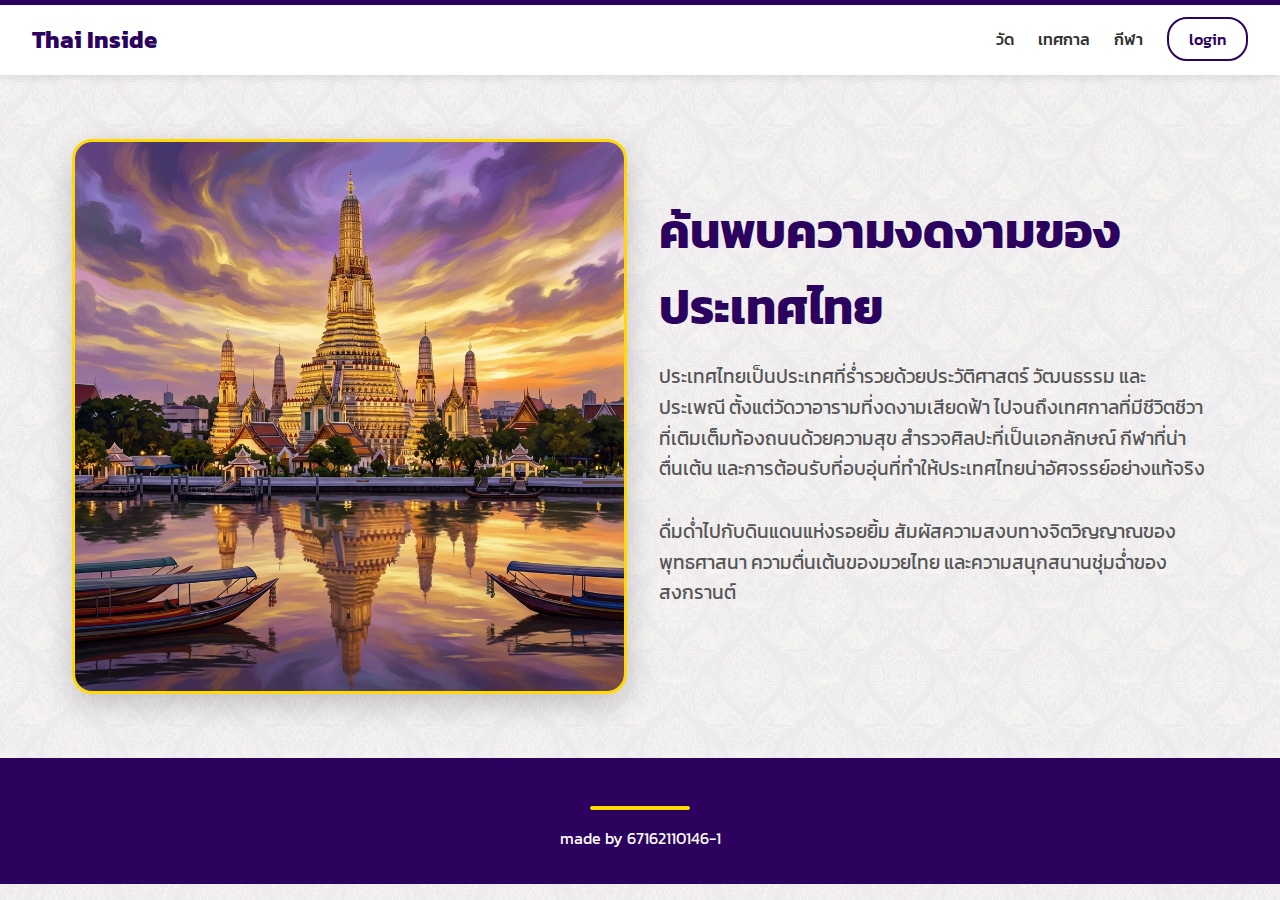
<file: index.html>
<!DOCTYPE html>
<html lang="en">

<head>
    <meta charset="UTF-8">
    <meta name="viewport" content="width=device-width, initial-scale=1.0">
    <title>Thai Inside</title>
    <link rel="preconnect" href="https://fonts.googleapis.com">
    <link rel="preconnect" href="https://fonts.gstatic.com" crossorigin>
    <link href="https://fonts.googleapis.com/css2?family=Kanit:wght@300;400;500;700&display=swap" rel="stylesheet">
    <link rel="stylesheet" href="css/style.css">
</head>

<body>

    <header>
        <a href="index.html" class="logo">Thai Inside</a>
        <nav>
            <a href="temples.html">วัด</a>
            <a href="festivals.html">เทศกาล</a>
            <a href="sports.html">กีฬา</a>
            <a href="login.html" class="btn-login">login</a>
        </nav>
    </header>

    <main class="hero">
        <div class="hero-image">
            <img src="assets/thai_temple_art.png" alt="Thai Temple Art">
        </div>
        <div class="hero-content">
            <h1>ค้นพบความงดงามของประเทศไทย</h1>
            <p>
                ประเทศไทยเป็นประเทศที่ร่ำรวยด้วยประวัติศาสตร์ วัฒนธรรม และประเพณี
                ตั้งแต่วัดวาอารามที่งดงามเสียดฟ้า ไปจนถึงเทศกาลที่มีชีวิตชีวาที่เติมเต็มท้องถนนด้วยความสุข
                สำรวจศิลปะที่เป็นเอกลักษณ์ กีฬาที่น่าตื่นเต้น
                และการต้อนรับที่อบอุ่นที่ทำให้ประเทศไทยน่าอัศจรรย์อย่างแท้จริง
            </p>
            <p>
                ดื่มด่ำไปกับดินแดนแห่งรอยยิ้ม สัมผัสความสงบทางจิตวิญญาณของพุทธศาสนา
                ความตื่นเต้นของมวยไทย และความสนุกสนานชุ่มฉ่ำของสงกรานต์
            </p>
        </div>
    </main>

    <footer>
        <div class="footer-line"></div>
        <p>made by 67162110146-1</p>
    </footer>

</body>

</html>
</file>
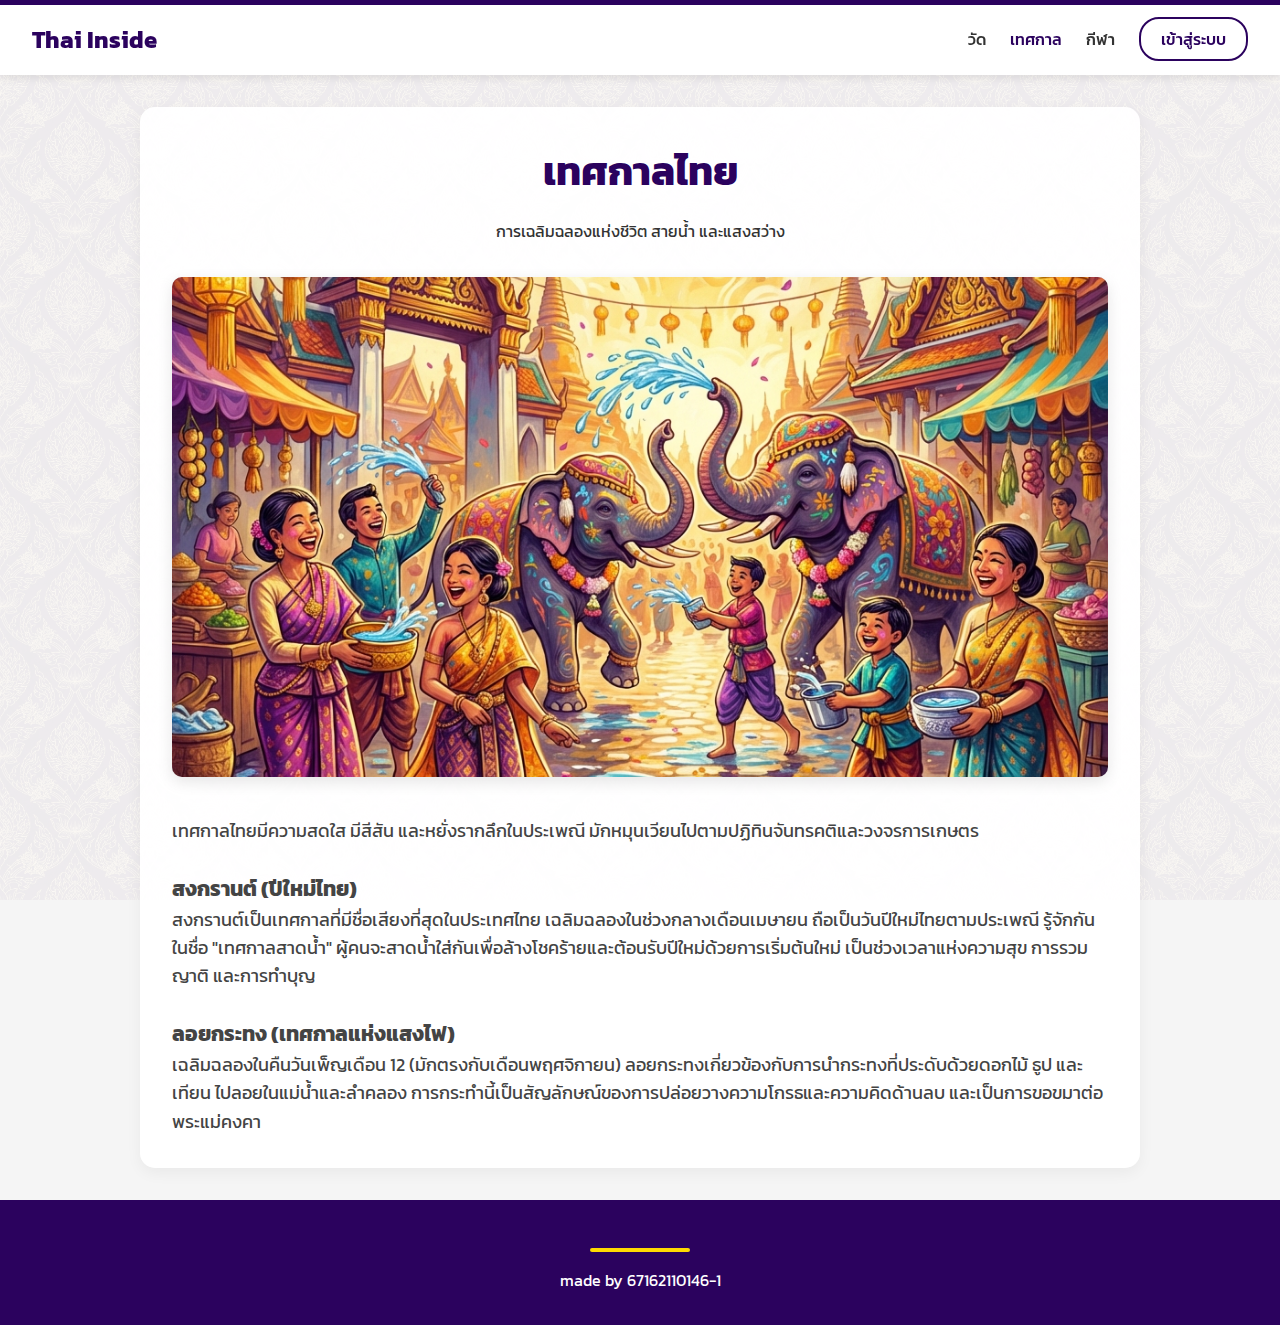
<file: festivals.html>
<!DOCTYPE html>
<html lang="en">

<head>
    <meta charset="UTF-8">
    <meta name="viewport" content="width=device-width, initial-scale=1.0">
    <title>เทศกาล - Thai Inside</title>
    <link rel="preconnect" href="https://fonts.googleapis.com">
    <link rel="preconnect" href="https://fonts.gstatic.com" crossorigin>
    <link href="https://fonts.googleapis.com/css2?family=Kanit:wght@300;400;500;700&display=swap" rel="stylesheet">
    <link rel="stylesheet" href="css/style.css">
</head>

<body>

    <header>
        <a href="index.html" class="logo">Thai Inside</a>
        <nav>
            <a href="temples.html">วัด</a>
            <a href="festivals.html" style="color: var(--primary-color);">เทศกาล</a>
            <a href="sports.html">กีฬา</a>
            <a href="login.html" class="btn-login">เข้าสู่ระบบ</a>
        </nav>
    </header>

    <div class="container">
        <div class="article-header">
            <h1>เทศกาลไทย</h1>
            <p>การเฉลิมฉลองแห่งชีวิต สายน้ำ และแสงสว่าง</p>
        </div>

        <img src="assets/songkran_festival.png" alt="Songkran Festival" class="article-image">

        <div class="article-content">
            <p>
                เทศกาลไทยมีความสดใส มีสีสัน และหยั่งรากลึกในประเพณี มักหมุนเวียนไปตามปฏิทินจันทรคติและวงจรการเกษตร
            </p>
            <br>
            <h3>สงกรานต์ (ปีใหม่ไทย)</h3>
            <p>
                สงกรานต์เป็นเทศกาลที่มีชื่อเสียงที่สุดในประเทศไทย เฉลิมฉลองในช่วงกลางเดือนเมษายน
                ถือเป็นวันปีใหม่ไทยตามประเพณี
                รู้จักกันในชื่อ "เทศกาลสาดน้ำ" ผู้คนจะสาดน้ำใส่กันเพื่อล้างโชคร้ายและต้อนรับปีใหม่ด้วยการเริ่มต้นใหม่
                เป็นช่วงเวลาแห่งความสุข การรวมญาติ และการทำบุญ
            </p>
            <br>
            <h3>ลอยกระทง (เทศกาลแห่งแสงไฟ)</h3>
            <p>
                เฉลิมฉลองในคืนวันเพ็ญเดือน 12 (มักตรงกับเดือนพฤศจิกายน)
                ลอยกระทงเกี่ยวข้องกับการนำกระทงที่ประดับด้วยดอกไม้
                ธูป และเทียน ไปลอยในแม่น้ำและลำคลอง การกระทำนี้เป็นสัญลักษณ์ของการปล่อยวางความโกรธและความคิดด้านลบ
                และเป็นการขอขมาต่อพระแม่คงคา
            </p>
        </div>
    </div>

    <footer>
        <div class="footer-line"></div>
        <p>made by 67162110146-1</p>
    </footer>

</body>

</html>
</file>
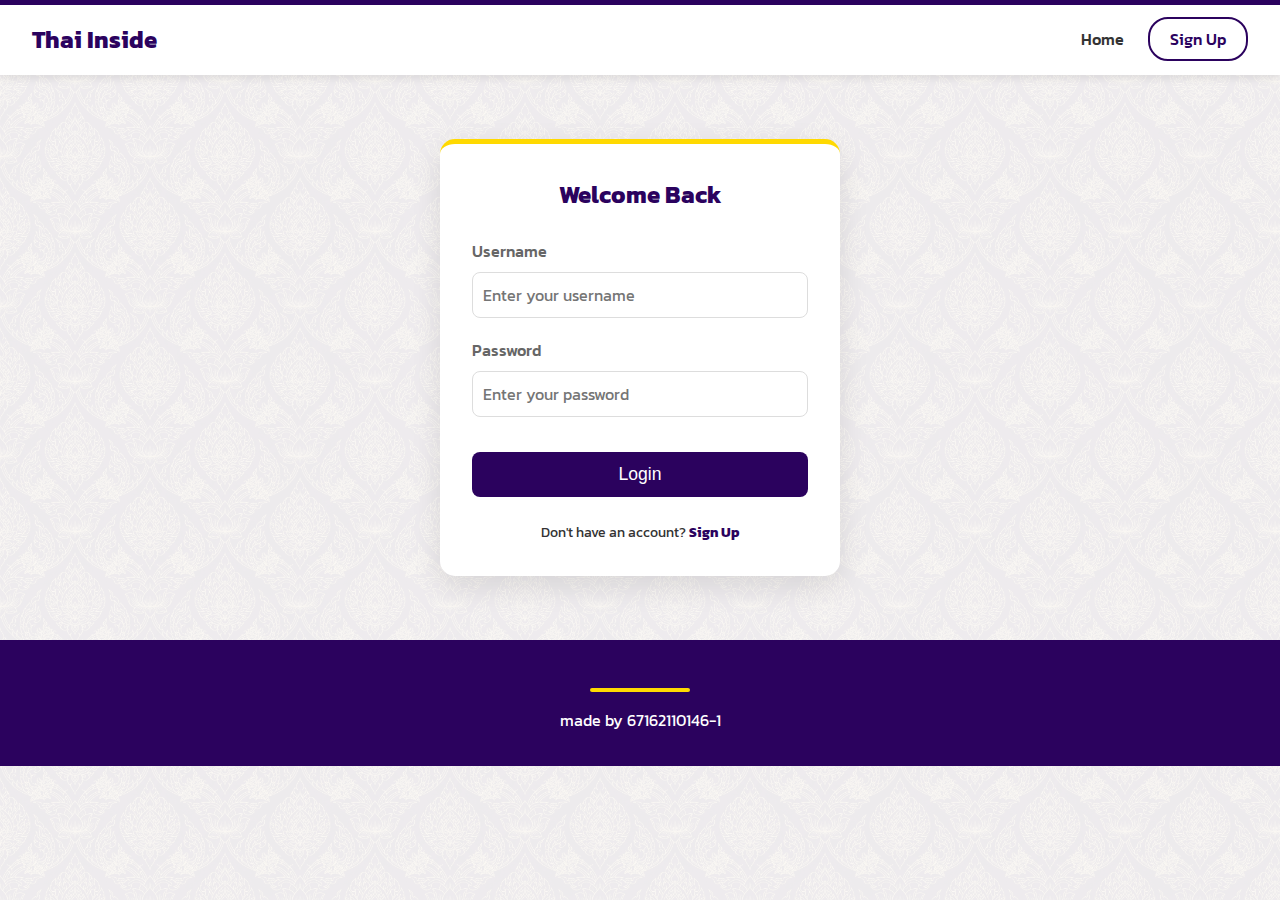
<file: login.html>
<!DOCTYPE html>
<html lang="en">

<head>
    <meta charset="UTF-8">
    <meta name="viewport" content="width=device-width, initial-scale=1.0">
    <title>Login - Thai Inside</title>
    <link rel="preconnect" href="https://fonts.googleapis.com">
    <link rel="preconnect" href="https://fonts.gstatic.com" crossorigin>
    <link href="https://fonts.googleapis.com/css2?family=Kanit:wght@300;400;500;700&display=swap" rel="stylesheet">
    <link rel="stylesheet" href="css/style.css">
</head>

<body>

    <header>
        <a href="index.html" class="logo">Thai Inside</a>
        <nav>
            <a href="index.html">Home</a>
            <a href="signup.html" class="btn-login">Sign Up</a>
        </nav>
    </header>

    <div class="form-container">
        <h2>Welcome Back</h2>
        <form action="#">
            <div class="form-group">
                <label for="username">Username</label>
                <input type="text" id="username" class="form-control" placeholder="Enter your username">
            </div>
            <div class="form-group">
                <label for="password">Password</label>
                <input type="password" id="password" class="form-control" placeholder="Enter your password">
            </div>
            <button type="submit" class="btn-submit">Login</button>
        </form>
        <div class="form-footer">
            Don't have an account? <a href="signup.html">Sign Up</a>
        </div>
    </div>

    <footer>
        <div class="footer-line"></div>
        <p>made by 67162110146-1</p>
    </footer>

</body>

</html>
</file>
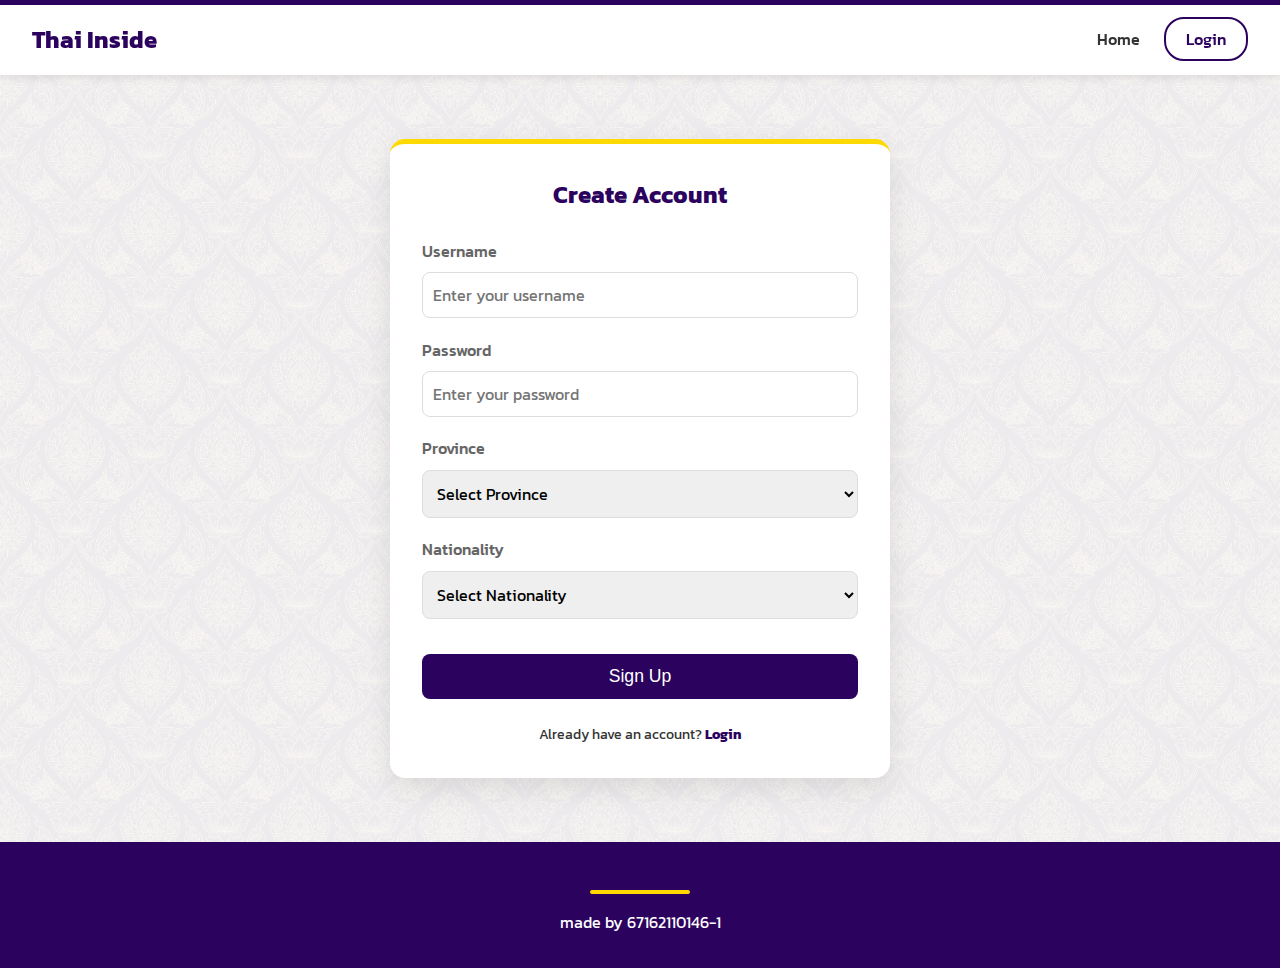
<file: signup.html>
<!DOCTYPE html>
<html lang="en">

<head>
    <meta charset="UTF-8">
    <meta name="viewport" content="width=device-width, initial-scale=1.0">
    <title>Sign Up - Thai Inside</title>
    <link rel="preconnect" href="https://fonts.googleapis.com">
    <link rel="preconnect" href="https://fonts.gstatic.com" crossorigin>
    <link href="https://fonts.googleapis.com/css2?family=Kanit:wght@300;400;500;700&display=swap" rel="stylesheet">
    <link rel="stylesheet" href="css/style.css">
</head>

<body>

    <header>
        <a href="index.html" class="logo">Thai Inside</a>
        <nav>
            <a href="index.html">Home</a>
            <a href="login.html" class="btn-login">Login</a>
        </nav>
    </header>

    <div class="form-container" style="max-width: 500px;">
        <h2>Create Account</h2>
        <form action="#">
            <div class="form-group">
                <label for="Username">Username</label>
                <input type="text" id="Username" class="form-control" placeholder="Enter your username">
            </div>
            <div class="form-group">
                <label for="Password">Password</label>
                <input type="text" id="Password" class="form-control" placeholder="Enter your password">
            </div>
            <div class="form-group">
                <label for="Province">Province</label>
                <select id="province" class="form-control">
                    <option value="">Select Province</option>
                    <option value="bangkok">Bangkok</option>
                    <option value="chiangmai">Chiang Mai</option>
                    <option value="phuket">Phuket</option>
                    <option value="khonkaen">Khon Kaen</option>
                    <option value="other">Other</option>
                </select>
            </div>
            <div class="form-group">
                <label for="nationality">Nationality</label>
                <select id="nationality" class="form-control">
                    <option value="">Select Nationality</option>
                    <option value="thai">Thai</option>
                    <option value="foreign">Foreigner</option>
                </select>
            </div>
            <button type="submit" class="btn-submit">Sign Up</button>
        </form>
        <div class="form-footer">
            Already have an account? <a href="login.html">Login</a>
        </div>
    </div>

    <footer>
        <div class="footer-line"></div>
        <p>made by 67162110146-1</p>
    </footer>

</body>

</html>
</file>
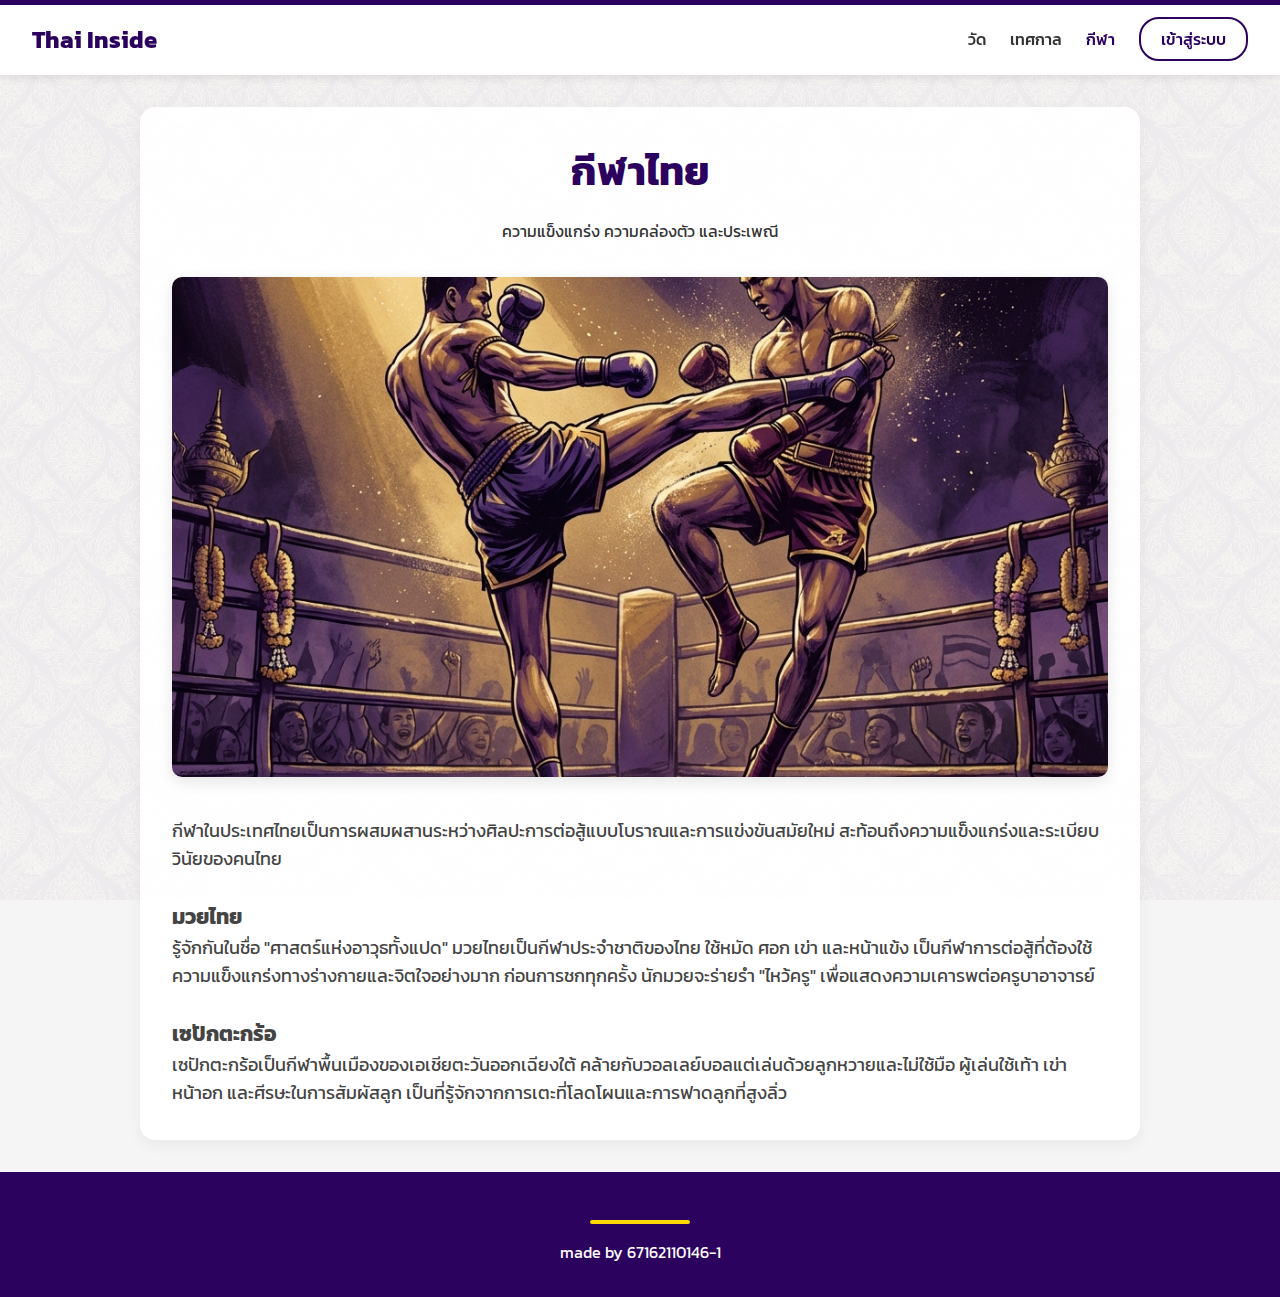
<file: sports.html>
<!DOCTYPE html>
<html lang="en">

<head>
    <meta charset="UTF-8">
    <meta name="viewport" content="width=device-width, initial-scale=1.0">
    <title>กีฬา - Thai Inside</title>
    <link rel="preconnect" href="https://fonts.googleapis.com">
    <link rel="preconnect" href="https://fonts.gstatic.com" crossorigin>
    <link href="https://fonts.googleapis.com/css2?family=Kanit:wght@300;400;500;700&display=swap" rel="stylesheet">
    <link rel="stylesheet" href="css/style.css">
</head>

<body>

    <header>
        <a href="index.html" class="logo">Thai Inside</a>
        <nav>
            <a href="temples.html">วัด</a>
            <a href="festivals.html">เทศกาล</a>
            <a href="sports.html" style="color: var(--primary-color);">กีฬา</a>
            <a href="login.html" class="btn-login">เข้าสู่ระบบ</a>
        </nav>
    </header>

    <div class="container">
        <div class="article-header">
            <h1>กีฬาไทย</h1>
            <p>ความแข็งแกร่ง ความคล่องตัว และประเพณี</p>
        </div>

        <img src="assets/muay_thai_action.png" alt="Muay Thai" class="article-image">

        <div class="article-content">
            <p>
                กีฬาในประเทศไทยเป็นการผสมผสานระหว่างศิลปะการต่อสู้แบบโบราณและการแข่งขันสมัยใหม่
                สะท้อนถึงความแข็งแกร่งและระเบียบวินัยของคนไทย
            </p>
            <br>
            <h3>มวยไทย</h3>
            <p>
                รู้จักกันในชื่อ "ศาสตร์แห่งอาวุธทั้งแปด" มวยไทยเป็นกีฬาประจำชาติของไทย ใช้หมัด ศอก เข่า และหน้าแข้ง
                เป็นกีฬาการต่อสู้ที่ต้องใช้ความแข็งแกร่งทางร่างกายและจิตใจอย่างมาก ก่อนการชกทุกครั้ง
                นักมวยจะร่ายรำ "ไหว้ครู" เพื่อแสดงความเคารพต่อครูบาอาจารย์
            </p>
            <br>
            <h3>เซปักตะกร้อ</h3>
            <p>
                เซปักตะกร้อเป็นกีฬาพื้นเมืองของเอเชียตะวันออกเฉียงใต้ คล้ายกับวอลเลย์บอลแต่เล่นด้วยลูกหวายและไม่ใช้มือ
                ผู้เล่นใช้เท้า เข่า หน้าอก และศีรษะในการสัมผัสลูก เป็นที่รู้จักจากการเตะที่โลดโผนและการฟาดลูกที่สูงลิ่ว
            </p>
        </div>
    </div>

    <footer>
        <div class="footer-line"></div>
        <p>made by 67162110146-1</p>
    </footer>

</body>

</html>
</file>
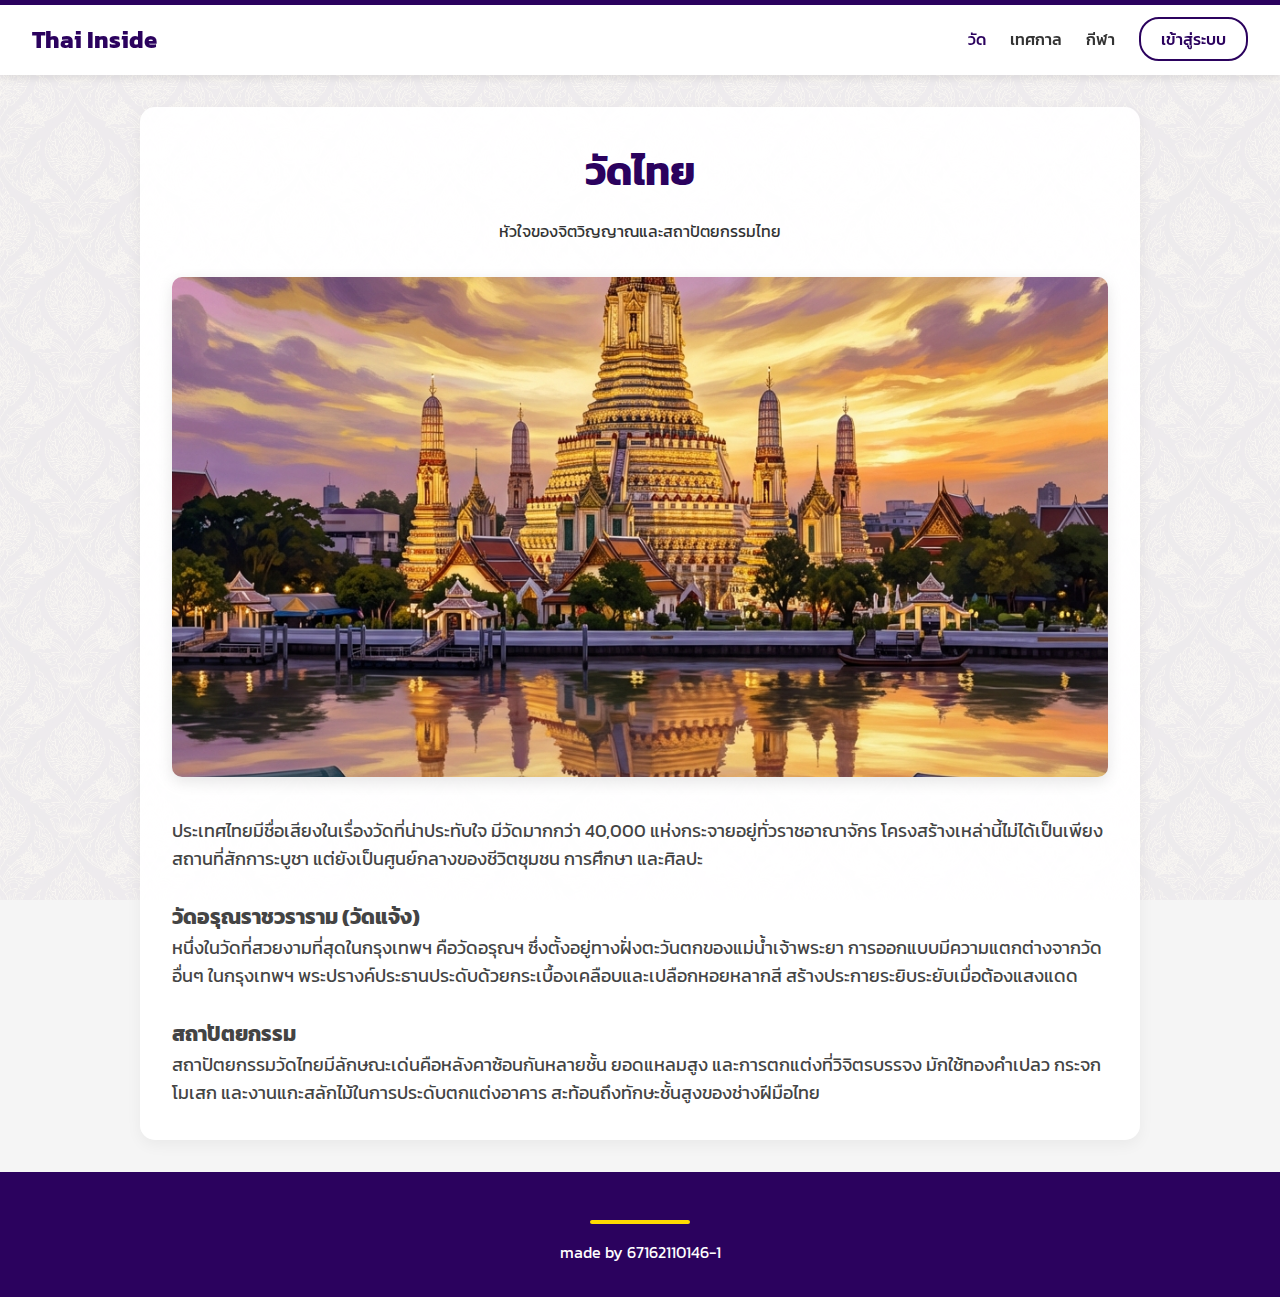
<file: temples.html>
<!DOCTYPE html>
<html lang="en">

<head>
    <meta charset="UTF-8">
    <meta name="viewport" content="width=device-width, initial-scale=1.0">
    <title>วัด - Thai Inside</title>
    <link rel="preconnect" href="https://fonts.googleapis.com">
    <link rel="preconnect" href="https://fonts.gstatic.com" crossorigin>
    <link href="https://fonts.googleapis.com/css2?family=Kanit:wght@300;400;500;700&display=swap" rel="stylesheet">
    <link rel="stylesheet" href="css/style.css">
</head>

<body>

    <header>
        <a href="index.html" class="logo">Thai Inside</a>
        <nav>
            <a href="temples.html" style="color: var(--primary-color);">วัด</a>
            <a href="festivals.html">เทศกาล</a>
            <a href="sports.html">กีฬา</a>
            <a href="login.html" class="btn-login">เข้าสู่ระบบ</a>
        </nav>
    </header>

    <div class="container">
        <div class="article-header">
            <h1>วัดไทย</h1>
            <p>หัวใจของจิตวิญญาณและสถาปัตยกรรมไทย</p>
        </div>

        <img src="assets/thai_temple_art.png" alt="Wat Arun" class="article-image">

        <div class="article-content">
            <p>
                ประเทศไทยมีชื่อเสียงในเรื่องวัดที่น่าประทับใจ มีวัดมากกว่า 40,000 แห่งกระจายอยู่ทั่วราชอาณาจักร
                โครงสร้างเหล่านี้ไม่ได้เป็นเพียงสถานที่สักการะบูชา แต่ยังเป็นศูนย์กลางของชีวิตชุมชน การศึกษา และศิลปะ
            </p>
            <br>
            <h3>วัดอรุณราชวราราม (วัดแจ้ง)</h3>
            <p>
                หนึ่งในวัดที่สวยงามที่สุดในกรุงเทพฯ คือวัดอรุณฯ ซึ่งตั้งอยู่ทางฝั่งตะวันตกของแม่น้ำเจ้าพระยา
                การออกแบบมีความแตกต่างจากวัดอื่นๆ ในกรุงเทพฯ พระปรางค์ประธานประดับด้วยกระเบื้องเคลือบและเปลือกหอยหลากสี
                สร้างประกายระยิบระยับเมื่อต้องแสงแดด
            </p>
            <br>
            <h3>สถาปัตยกรรม</h3>
            <p>
                สถาปัตยกรรมวัดไทยมีลักษณะเด่นคือหลังคาซ้อนกันหลายชั้น ยอดแหลมสูง และการตกแต่งที่วิจิตรบรรจง
                มักใช้ทองคำเปลว กระจกโมเสก และงานแกะสลักไม้ในการประดับตกแต่งอาคาร สะท้อนถึงทักษะชั้นสูงของช่างฝีมือไทย
            </p>
        </div>
    </div>

    <footer>
        <div class="footer-line"></div>
        <p>made by 67162110146-1</p>
    </footer>

</body>

</html>
</file>
<file: css/style.css>
:root {
    --primary-color: #2b025e;
    --primary-light: #8b3ae7;
    --primary-dark: #12005e;
    --secondary-color: #ffd900;
    --text-color: #333;
    --bg-color: #f5f5f5;
    --white: #ffffff;
    --font-main: 'Kanit', sans-serif;
}

* {
    margin: 0;
    padding: 0;
    box-sizing: border-box;
}

body {
    font-family: var(--font-main);
    background-color: var(--bg-color);
    color: var(--text-color);
    line-height: 1.6;
    background-image: url('../assets/thai_pattern_bg.png');
    background-blend-mode: overlay;
    background-attachment: fixed;
    background-size: 300px;
}

/* Header */
header {
    background-color: var(--white);
    padding: 1rem 2rem;
    display: flex;
    justify-content: space-between;
    align-items: center;
    box-shadow: 0 2px 10px rgba(0,0,0,0.1);
    border-top: 5px solid var(--primary-color);
    position: sticky;
    top: 0;
    z-index: 1000;
}

.logo {
    font-size: 1.5rem;
    font-weight: bold;
    color: var(--primary-color);
    text-decoration: none;
}

nav a {
    margin-left: 20px;
    text-decoration: none;
    color: var(--text-color);
    font-weight: 500;
    transition: color 0.3s;
}

nav a:hover {
    color: var(--primary-color);
}

nav .btn-login {
    padding: 8px 20px;
    border: 2px solid var(--primary-color);
    border-radius: 20px;
    color: var(--primary-color);
}

nav .btn-login:hover {
    background-color: var(--primary-color);
    color: var(--white);
}

/* Hero Section */
.hero {
    display: flex;
    align-items: center;
    justify-content: space-between;
    padding: 4rem 2rem;
    max-width: 1200px;
    margin: 0 auto;
    gap: 2rem;
}

.hero-content {
    flex: 1;
}

.hero-content h1 {
    font-size: 3rem;
    color: var(--primary-color);
    margin-bottom: 1rem;
}

.hero-content p {
    font-size: 1.2rem;
    margin-bottom: 2rem;
    color: #555;
}

.hero-image {
    flex: 1;
    border-radius: 20px;
    overflow: hidden;
    box-shadow: 0 10px 30px rgba(0,0,0,0.2);
    border: 3px solid var(--secondary-color);
}

.hero-image img {
    width: 100%;
    height: auto;
    display: block;
    transition: transform 0.5s;
}

.hero-image:hover img {
    transform: scale(1.05);
}

/* Content Pages */
.container {
    max-width: 1000px;
    margin: 2rem auto;
    padding: 2rem;
    background: rgba(255, 255, 255, 0.95);
    border-radius: 15px;
    box-shadow: 0 5px 15px rgba(0,0,0,0.05);
}

.article-header {
    text-align: center;
    margin-bottom: 2rem;
}

.article-header h1 {
    font-size: 2.5rem;
    color: var(--primary-color);
    margin-bottom: 1rem;
}

.article-image {
    width: 100%;
    max-height: 500px;
    object-fit: cover;
    border-radius: 10px;
    margin-bottom: 2rem;
    box-shadow: 0 5px 15px rgba(0,0,0,0.1);
}

.article-content {
    font-size: 1.1rem;
    color: #444;
}

/* Forms */
.form-container {
    max-width: 400px;
    margin: 4rem auto;
    padding: 2rem;
    background: var(--white);
    border-radius: 15px;
    box-shadow: 0 10px 30px rgba(0,0,0,0.1);
    text-align: center;
    border-top: 5px solid var(--secondary-color);
}

.form-container h2 {
    color: var(--primary-color);
    margin-bottom: 1.5rem;
}

.form-group {
    margin-bottom: 1.2rem;
    text-align: left;
}

.form-group label {
    display: block;
    margin-bottom: 0.5rem;
    color: #666;
    font-weight: 500;
}

.form-control {
    width: 100%;
    padding: 10px;
    border: 1px solid #ddd;
    border-radius: 8px;
    font-family: var(--font-main);
    font-size: 1rem;
    transition: border-color 0.3s;
}

.form-control:focus {
    outline: none;
    border-color: var(--primary-color);
}

.btn-submit {
    width: 100%;
    padding: 12px;
    background-color: var(--primary-color);
    color: var(--white);
    border: none;
    border-radius: 8px;
    font-size: 1.1rem;
    cursor: pointer;
    transition: background-color 0.3s;
    margin-top: 1rem;
}

.btn-submit:hover {
    background-color: var(--primary-light);
}

.form-footer {
    margin-top: 1.5rem;
    font-size: 0.9rem;
}

.form-footer a {
    color: var(--primary-color);
    text-decoration: none;
    font-weight: bold;
}

/* Footer */
footer {
    text-align: center;
    padding: 2rem;
    background-color: var(--primary-color);
    color: var(--white);
    margin-top: auto;
}

.footer-line {
    height: 4px;
    background-color: var(--secondary-color);
    width: 100px;
    margin: 1rem auto;
    border-radius: 2px;
}

/* Responsive */
@media (max-width: 768px) {
    .hero {
        flex-direction: column-reverse;
        text-align: center;
    }
    
    .hero-content h1 {
        font-size: 2rem;
    }
}
</file>
